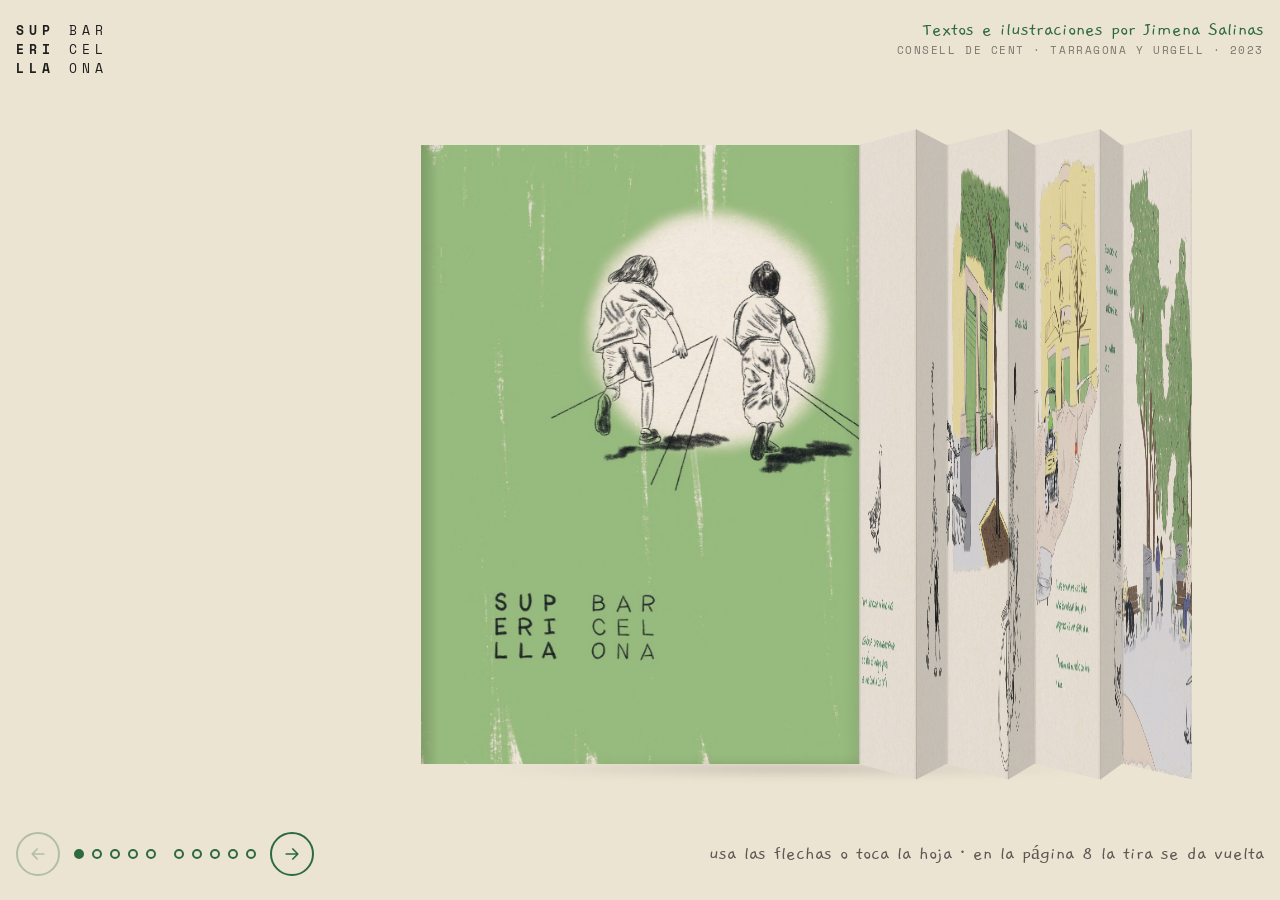
<file: index.html>
<!doctype html>
<html lang="es">
<head>
<meta charset="utf-8">
<meta name="viewport" content="width=device-width, initial-scale=1">
<title>Superilla Barcelona</title>
<link rel="icon" href="favicon.svg" type="image/svg+xml">
<link rel="icon" href="favicon-32.png" type="image/png" sizes="32x32">
<link rel="icon" href="favicon.ico" sizes="48x48">
<link rel="apple-touch-icon" href="apple-touch-icon.png">
<meta name="theme-color" content="#ece4d3">
<meta name="description" content="Fanzine ilustrado de Jimena Salinas sobre Consell de Cent y la Superilla de Barcelona (2023).">
<link rel="preconnect" href="https://fonts.googleapis.com">
<link rel="preconnect" href="https://fonts.gstatic.com" crossorigin>
<link href="https://fonts.googleapis.com/css2?family=Gaegu:wght@400;700&family=Space+Mono:wght@400;700&display=swap" rel="stylesheet">
<style>
  :root {
    --paper: #ece4d3;
    --paper-deep: #e0d6c0;
    --ink: #1e1e1c;
    --green: #97bb80;
    --green-deep: #2d6a3e;
    --hand: "Gaegu", "Segoe Print", "Bradley Hand", cursive;
    --mono: "Space Mono", ui-monospace, Menlo, monospace;
    --gutter: 16px;
  }
  @media (prefers-color-scheme: dark) {
    :root:not([data-theme="light"]) {
      --paper: #22251f;
      --paper-deep: #1a1c17;
      --ink: #ece4d3;
      --green: #97bb80;
      --green-deep: #a9cf92;
    }
  }
  * { box-sizing: border-box; }
  [hidden] { display: none !important; }
  html, body { margin: 0; height: 100%; }
  body {
    background: var(--paper);
    color: var(--ink);
    font-family: var(--hand);
    display: flex;
    flex-direction: column;
    min-height: 100svh;
    overflow-x: hidden;
  }
  header, footer {
    padding: 18px var(--gutter);
    display: flex;
    justify-content: space-between;
    align-items: baseline;
    gap: 12px;
    flex-wrap: wrap;
  }
  .title {
    margin: 0;
    display: block;
    font-family: var(--mono);
    font-weight: 400;
    letter-spacing: .38em;
    font-size: 13px;
    line-height: 1.45;
  }
  .title span:nth-child(odd) { font-weight: 700; }
  /* el título es un botón: lleva a la portada desde cualquier página */
  .home {
    display: grid;
    grid-template-columns: auto auto;
    column-gap: 1.1em;
    padding: 6px 8px;
    margin: -6px -8px;
    border: 0;
    border-radius: 8px;
    background: none;
    color: inherit;
    font: inherit;
    letter-spacing: inherit;
    line-height: inherit;
    text-align: left;
    cursor: pointer;
    transition: color .2s, background .2s;
  }
  .home:hover { color: var(--green-deep); background: color-mix(in srgb, var(--green) 22%, transparent); }
  .home:active { background: color-mix(in srgb, var(--green) 38%, transparent); }
  .home:focus-visible { outline: 2px solid var(--green-deep); outline-offset: 2px; }
  .by {
    display: grid;
    justify-items: end;
    gap: 2px;
    font-size: 20px;
    line-height: 1.2;
    color: var(--green-deep);
  }
  .by small {
    font-family: var(--mono);
    font-size: 11px;
    letter-spacing: .14em;
    text-transform: uppercase;
    color: var(--ink);
    opacity: .55;
  }

  main {
    flex: 1;
    display: flex;
    align-items: center;
    justify-content: center;
    padding: 0 var(--gutter);
  }

  /* El acordeón: paneles articulados en 3D, plegados en zigzag */
  .stage {
    position: relative;
    width: 100%;
    perspective: 9000px;
    perspective-origin: 50% 50%;
  }
  .stage { overflow: hidden; padding-block: 24px; }
  .accordion {
    position: relative;
    height: var(--stage-h, 70vh);
    transform-style: preserve-3d;
  }
  .panel {
    position: absolute;
    left: 0; top: 0;
    margin: 0; padding: 0; border: 0;
    overflow: hidden;
    cursor: pointer;
    background: var(--paper-deep);
    transform-origin: 0 50%;
    will-change: transform;
    -webkit-tap-highlight-color: transparent;
  }
  .panel img {
    display: block;
    height: 100%;
    width: 100%;
    object-fit: cover;
    user-select: none;
    -webkit-user-drag: none;
  }
  .shade {
    position: absolute;
    inset: 0;
    pointer-events: none;
    background: #000;
    opacity: 0;
  }
  .panel::after {
    /* el doblez: línea de luz y sombra junto a la bisagra */
    content: "";
    position: absolute;
    inset: 0;
    pointer-events: none;
    background: linear-gradient(90deg, rgba(0,0,0,.16), rgba(0,0,0,0) 4%, rgba(0,0,0,0) 96%, rgba(0,0,0,.06));
  }
  .flipcard {
    position: absolute;
    left: 0; top: 0;
    transform-style: preserve-3d;
    transform-origin: 50% 50%;
    pointer-events: none;
  }
  .flipcard .face {
    position: absolute;
    inset: 0;
    width: 100%; height: 100%;
    object-fit: cover;
    backface-visibility: hidden;
    -webkit-backface-visibility: hidden;
    box-shadow: 0 10px 24px -14px rgba(0,0,0,.35);
  }
  .flipcard .back { transform: rotateY(180deg); }
  .floor {
    position: absolute;
    left: 0;
    height: 18px;
    /* sombra de contacto suave, apenas debajo del papel */
    background: radial-gradient(closest-side, rgba(0,0,0,.16), rgba(0,0,0,0));
    filter: blur(4px);
    pointer-events: none;
  }
  .panel img { transition: filter .25s; }
  .panel:not([aria-current="true"]):hover img { filter: brightness(1.07); }
  .panel:focus-visible { outline: 3px solid var(--green-deep); outline-offset: -3px; }

  /* controles */
  .controls {
    display: flex;
    align-items: center;
    gap: 14px;
  }
  .arrow {
    display: grid;
    place-items: center;
    padding: 0;
    background: none;
    color: var(--green-deep);
    border: 2px solid var(--green-deep);
    border-radius: 999px;
    width: 44px; height: 44px;
    cursor: pointer;
    transition: background .2s, color .2s, opacity .2s;
  }
  .arrow svg { width: 20px; height: 20px; }
  .arrow:hover:not(:disabled) { background: var(--green-deep); color: var(--paper); }
  .arrow:disabled { opacity: .3; cursor: default; }
  .arrow.turn { background: var(--green-deep); color: var(--paper); }
  /* al terminar: píldora para volver a la portada, en el lugar de la flecha */
  .restart {
    display: inline-flex;
    align-items: center;
    gap: 10px;
    height: 44px;
    padding: 0 20px 0 16px;
    border: 2px solid var(--green-deep);
    border-radius: 999px;
    background: var(--green-deep);
    color: var(--paper);
    font-family: var(--mono);
    font-size: 12px;
    font-weight: 700;
    letter-spacing: .14em;
    text-transform: uppercase;
    white-space: nowrap;
    cursor: pointer;
    transition: background .2s, color .2s, transform .2s;
    animation: restart-in .5s cubic-bezier(.2, .8, .2, 1) both;
  }
  .restart svg { width: 18px; height: 18px; flex: none; transition: transform .4s; }
  .restart:hover { background: var(--paper); color: var(--green-deep); }
  .restart:hover svg { transform: rotate(-90deg); }
  .restart:focus-visible { outline: 2px solid var(--green-deep); outline-offset: 3px; }
  @keyframes restart-in { from { opacity: 0; transform: translateX(-8px); } to { opacity: 1; transform: none; } }
  @media (prefers-reduced-motion: reduce) { .restart, .restart svg { animation: none; transition: none; } }
  .arrow:focus-visible, .dots button:focus-visible { outline: 2px solid var(--green-deep); outline-offset: 3px; }
  .dots { display: flex; gap: 8px; }
  .count { display: none; font-family: var(--mono); font-size: 14px; color: var(--green-deep); min-width: 7ch; text-align: center; }
  .dots button {
    width: 10px; height: 10px; padding: 0;
    border-radius: 50%;
    border: 2px solid var(--green-deep);
    background: none;
    cursor: pointer;
    transition: background .3s, transform .2s;
  }
  .dots button:hover { transform: scale(1.25); }
  .dots button.on { background: var(--green-deep); }
  .dots button.back-start { margin-left: 10px; }   /* separa frente y dorso */
  .hint { font-size: 20px; opacity: .7; }

  footer { justify-content: space-between; align-items: center; padding-bottom: 24px; }

  @media (max-width: 600px) {
    header { padding-top: 14px; }
    .by { justify-items: start; font-size: 17px; }
    .hint { display: none; }
    .dots { display: none; }
    .count { display: block; }
    footer { justify-content: center; }
  }
</style>
</head>
<body>

<header>
  <h1 class="title"><button type="button" class="home" id="home" aria-label="Superilla Barcelona, volver a la portada" title="Volver a la portada"><span aria-hidden="true">SUP</span><span aria-hidden="true">BAR</span><span aria-hidden="true">ERI</span><span aria-hidden="true">CEL</span><span aria-hidden="true">LLA</span><span aria-hidden="true">ONA</span></button></h1>
  <p class="by" style="margin:0">Textos e ilustraciones por Jimena Salinas<small>Consell de Cent · Tarragona y Urgell · 2023</small></p>
</header>

<main>
  <div class="stage"><div class="accordion" id="acc" role="list" aria-label="Fanzine Superilla Barcelona"></div></div>
</main>

<footer>
  <div class="controls">
    <button class="arrow" id="prev" aria-label="Página anterior"><svg viewBox="0 0 24 24" aria-hidden="true"><path d="M19 12H5M11 6l-6 6 6 6" stroke="currentColor" stroke-width="2" fill="none" stroke-linecap="round" stroke-linejoin="round"/></svg></button>
    <div class="dots" id="dots"></div>
    <div class="count" id="count" aria-live="polite"></div>
    <button class="arrow" id="next" aria-label="Página siguiente"><svg viewBox="0 0 24 24" aria-hidden="true"><path d="M5 12h14M13 6l6 6-6 6" stroke="currentColor" stroke-width="2" fill="none" stroke-linecap="round" stroke-linejoin="round"/></svg></button>
    <button class="restart" id="restart" hidden><svg viewBox="0 0 24 24" aria-hidden="true"><path d="M4 12a8 8 0 1 0 2.3-5.7M4 4v5h5" stroke="currentColor" stroke-width="2" fill="none" stroke-linecap="round" stroke-linejoin="round"/></svg>Volver al inicio</button>
  </div>
  <div class="hint">usa las flechas o toca la hoja · en la página 8 la tira se da vuelta</div>
</footer>

<script>
  const pages = [
    { src: "img/p1.jpg", alt: "Portada: dos niñas corriendo dentro de un círculo de luz sobre fondo verde. Título: Superilla Barcelona." },
    { src: "img/p2.jpg", alt: "Una paloma caminando. Textos e ilustraciones por Jimena Salinas. Las imágenes y conversaciones corresponden a la altura de Tarragona y Urgell de Carrer Consell de Cent (2023).", spread: "a" },
    { src: "img/p3.jpg", alt: "Una persona haciendo una voltereta lateral sobre fondo crema.", spread: "a" },
    { src: "img/p4.jpg", alt: "Una planta baja de fachada amarilla con puertas verdes, un árbol y bicicletas aparcadas.", spread: "b" },
    { src: "img/p5.jpg", alt: "Un hombre en bicicleta. Texto: «Migré a Barcelona en setiembre 2022. Nuestro primer (y hasta ahora único) piso quedaba en Consell de Cent, en una planta baja. Antes era una lavandería y luego un bar. La dueña dice que de niña vivió ahí.»", spread: "b" },
    { src: "img/p6.jpg", alt: "Una mini excavadora amarilla con un obrero de chaleco verde avanza sobre un montón de tierra, entre vallas y un cono naranja, frente a edificios amarillos. Texto: «En ese entonces, me sentía dividida entre dos realidades. Lima, que se despertaba seis horas después de mí… Y Barcelona que me recibía con obras y ruido.»", spread: "c" },
    { src: "img/p7.jpg", alt: "Un auto pequeño dibujado a lápiz, cortado por el borde derecho. Texto: «Las remodelaciones comenzaron la semana después de ingresar al piso. La Superilla de Consell de Cent era una visión de una ciudad más verde, inclusiva y peatonal. Sabíamos que tardaría hasta ver el resultado final.»", spread: "c" },
    { src: "img/p8.jpg", alt: "Una plaza con árboles frondosos, bancos de madera y papeleras. Una pareja camina de espaldas, una mujer mayor con un carrito y un hombre descansan en los bancos." },
    { src: "img/p9.jpg", alt: "Una niña camina en equilibrio sobre troncos cortados. Texto: «Cuando conocí sobre el proyecto de la Superilla sentí que era cómo la naturaleza intentaba resistirse al concreto de la ciudad. Su aspecto rústico, los árboles sinuosos, algunos pequeños, otros más grandes, la mobiliaria de madera.»" },
    { src: "img/p10.jpg", alt: "Macetas pequeñas con plantas y un árbol joven atado a tutores. Texto: «Los árboles los trajeron en diminutas macetas. “Vi cómo venían a robárselas antes de haberlas instalado”, me dijo una señora con quien pude conversar.»", spread: "e" },
    { src: "img/p11.jpg", alt: "Unos pies con pantalón verde y zapatos marrones caminan sobre losetas hexagonales con la flor de Barcelona. Texto: «También las locetas dieron mucho de qué hablar. “Yo tengo una loceta antigua en mi sala. Me la llevé durante la remodelación. Es como un trofeo.”»", spread: "e" },
    { src: "img/p12.jpg", alt: "Recorte de periódico dibujado. Quejas vecinales: «Clamor de vecinos y tiendas de Consell de Cent por la sentencia contra la Superilla: “No más obras”». Un hombre sentado en un banco y dos personas con un perro caminan por la calle arbolada.", spread: "f" },
    { src: "img/p13.jpg", alt: "Un hombre lee un periódico. Texto: «Hace poco salió una noticia que quieren derribar el proyecto de la Superilla. En un par de años, tras ruido, obras y presupuesto, algunos quieren que vuelva a ser la avenida con vehículos que era.»", spread: "f" },
    { src: "img/p14.jpg", alt: "Dos personas sentadas en bancos de madera entre árboles jóvenes. Texto: «Camino un rato por Consell de Cent y veo…»", spread: "g" },
    { src: "img/p15.jpg", alt: "Un galgo con arnés y dos palomas sobre un suelo de adoquines. Texto: «Somos naturaleza defendiéndose.»", spread: "g" },
    { src: "img/p16.jpg", alt: "Contraportada: una paloma en pleno vuelo dentro de un círculo de luz sobre fondo verde." },
  ];
  const RATIO = 1414 / 2000;
  const FOLD_DESKTOP = 0.1, FOLD_MOBILE = 0.2;   // ancho de un panel plegado respecto a uno abierto (cos del ángulo)
  let FOLD = FOLD_DESKTOP, ALPHA = Math.acos(FOLD);
  const DURATION = 650, FLIP = 800;
  const SIDE = 8;                                  // la tira tiene 8 paneles impresos por los dos lados
  const sideOf = i => (i < SIDE ? 0 : 1);
  const reduced = matchMedia("(prefers-reduced-motion: reduce)").matches;

  const acc = document.getElementById("acc");
  const dots = document.getElementById("dots");
  const prev = document.getElementById("prev");
  const next = document.getElementById("next");
  const count = document.getElementById("count");
  const restart = document.getElementById("restart");
  restart.addEventListener("click", () => go(0));
  document.getElementById("home").addEventListener("click", () => go(0));
  const svg = d => `<svg viewBox="0 0 24 24" aria-hidden="true"><path d="${d}" stroke="currentColor" stroke-width="2" fill="none" stroke-linecap="round" stroke-linejoin="round"/></svg>`;
  const ICON_NEXT = svg("M5 12h14M13 6l6 6-6 6");
  const ICON_PREV = svg("M19 12H5M11 6l-6 6 6 6");
  const ICON_TURN = svg("M20 12a8 8 0 1 1-2.3-5.7M20 4v5h-5");        // dar la vuelta
  const ICON_TURN_BACK = svg("M4 12a8 8 0 1 0 2.3-5.7M4 4v5h5");

  // En pantalla ancha cada doble página se abre junta; en móvil, una página a la vez.
  let units = [], unitOf = [], mobile = false, current = 0;
  function buildUnits() {
    units = [];
    pages.forEach((p, i) => {
      const last = units[units.length - 1];
      if (!mobile && p.spread && last && last.spread === p.spread) last.idx.push(i);
      else units.push({ spread: p.spread, idx: [i] });
    });
    unitOf = pages.map((_, i) => units.findIndex(u => u.idx.includes(i)));
    dots.innerHTML = "";
    units.forEach((u, i) => {
      const d = document.createElement("button");
      const ix = u.idx.map(n => n + 1);
      d.setAttribute("aria-label", `Ir a ${ix.length > 1 ? "páginas " + ix.join(" y ") : "página " + ix[0]}`);
      if (i > 0 && sideOf(u.idx[0]) !== sideOf(units[i - 1].idx[0])) d.className = "back-start";
      d.addEventListener("click", () => go(i));
      dots.appendChild(d);
    });
  }

  const panels = pages.map((p, i) => {
    const el = document.createElement("button");
    el.className = "panel";
    el.setAttribute("role", "listitem");
    el.setAttribute("aria-label", `Página ${i + 1} de ${pages.length}`);
    el.innerHTML = `<img src="${p.src}" alt="${p.alt}" draggable="false" decoding="async"><span class="shade"></span>`;
    el.addEventListener("click", () => {
      const open = units[current].idx;
      if (!open.includes(i)) return go(unitOf[i]);
      // hoja abierta: la página izquierda de una doble retrocede, el resto avanza
      step(open.length > 1 && i === open[0] ? -1 : 1);
    });
    acc.appendChild(el);
    return { el, shade: el.lastElementChild, a: ALPHA, from: ALPHA, to: ALPHA };
  });
  // Al cambiar de cara, la tira se cierra sobre el panel 8/9 y ese panel se da vuelta.
  const card = document.createElement("div");
  card.className = "flipcard";
  card.hidden = true;
  card.innerHTML = `<img class="face" alt="" draggable="false"><img class="face back" alt="" draggable="false">`;
  acc.appendChild(card);
  const floor = document.createElement("div");
  floor.className = "floor";
  acc.appendChild(floor);

  let side = 0, anchor = [0];                      // cara visible y páginas que se centran
  let pw = 300, pwTo = 300, boxH = 400, avail = 600;
  const ease = t => (t < .5 ? 4 * t * t * t : 1 - Math.pow(-2 * t + 2, 3) / 2);
  const onSide = s => panels.slice(s * SIDE, s * SIDE + SIDE);

  function showSide(s) {
    side = s;
    panels.forEach((p, i) => { p.el.hidden = sideOf(i) !== s; });
  }

  // Posiciona los paneles de la cara visible: giro alrededor de la bisagra izquierda, zigzag alternado.
  function layout() {
    const list = onSide(side), base = side * SIDE;
    let x = 0, z = 0, zOpen = 0;
    const pos = list.map((p, k) => {
      const phi = (k % 2 === 0 ? 1 : -1) * p.a;
      const r = { x, z, phi };
      if (base + k === anchor[0]) zOpen = z;
      x += pw * Math.cos(phi);
      z -= pw * Math.sin(phi);
      return r;
    });
    const total = x;
    const a0 = Math.max(0, anchor[0] - base);
    // la hoja abierta siempre al centro: al avanzar, la tira se desliza hacia la izquierda
    const x0 = avail / 2 - (pos[a0].x + (pw * anchor.length) / 2);
    // la hoja siempre centrada en una caja de alto fijo: los controles no se mueven
    const ph = pw / RATIO, top = (boxH - ph) / 2;
    return { list, pos, total, x0, zOpen, ph, top };
  }
  function draw() {
    const { list, pos, total, x0, zOpen, ph, top } = layout();
    list.forEach((p, k) => {
      const r = pos[k];
      p.el.style.width = pw + "px";
      p.el.style.height = ph + "px";
      p.el.style.top = top + "px";
      p.el.style.transform = `translate3d(${(x0 + r.x).toFixed(2)}px,0,${(r.z - zOpen).toFixed(2)}px) rotateY(${(r.phi * 180 / Math.PI).toFixed(3)}deg)`;
      // las caras inclinadas hacia un lado reciben menos luz
      p.shade.style.opacity = ((r.phi > 0 ? .18 : .05) * (p.a / ALPHA)).toFixed(3);
    });
    floor.style.transform = `translateX(${x0 + total * .08}px)`;
    floor.style.width = total * .84 + "px";
    floor.style.top = top + ph - 4 + "px";
  }

  // Interpola de 0 a 1; si el navegador pausa la animación, igual llega al final.
  let tweenId = 0, raf = 0;
  function tween(dur, step) {
    const my = ++tweenId;
    cancelAnimationFrame(raf);
    if (reduced || document.hidden) { step(1); return Promise.resolve(); }
    return new Promise(resolve => {
      const t0 = performance.now();
      let done = false;
      const end = () => {
        if (done) return;
        done = true;
        if (my === tweenId) { cancelAnimationFrame(raf); raf = 0; step(1); }
        resolve();
      };
      const f = () => {
        if (my !== tweenId) return end();
        const t = Math.max(0, Math.min(1, (performance.now() - t0) / dur));
        step(ease(t));
        if (t < 1) raf = requestAnimationFrame(f); else end();
      };
      raf = requestAnimationFrame(f);
      setTimeout(end, dur + 250);
    });
  }

  // Pliega o despliega la cara visible hacia un estado y un tamaño de hoja.
  function fold(openIdx, size, dur) {
    const list = onSide(side), base = side * SIDE;
    list.forEach((p, k) => { p.from = p.a; p.to = openIdx.includes(base + k) ? 0 : ALPHA; });
    const pwFrom = pw;
    return tween(dur, e => {
      list.forEach(p => { p.a = p.from + (p.to - p.from) * e; });
      pw = pwFrom + (size - pwFrom) * e;
      draw();
    });
  }

  function updateUI() {
    const open = units[current].idx;
    panels.forEach((p, i) => p.el.setAttribute("aria-current", open.includes(i) ? "true" : "false"));
    [...dots.children].forEach((d, i) => {
      d.classList.toggle("on", i === current);
      d.setAttribute("aria-current", i === current ? "true" : "false");
    });
    const ix = open.map(n => n + 1);
    count.textContent = `${ix.length > 1 ? ix[0] + "–" + ix[1] : ix[0]} / ${pages.length}`;
    prev.disabled = current === 0;
    const end = current === units.length - 1;
    next.disabled = end;
    next.hidden = end;
    restart.hidden = !end;
    const turns = current + 1 < units.length && sideOf(units[current + 1].idx[0]) !== sideOf(open[0]);
    next.setAttribute("aria-label", turns ? "Dar la vuelta a la tira" : "Página siguiente");
    next.innerHTML = turns ? ICON_TURN : ICON_NEXT;
    next.classList.toggle("turn", turns);
    const back = current > 0 && sideOf(units[current - 1].idx[0]) !== sideOf(open[0]);
    prev.setAttribute("aria-label", back ? "Volver a dar la vuelta" : "Página anterior");
    prev.innerHTML = back ? ICON_TURN_BACK : ICON_PREV;
    try { history.replaceState(null, "", "#" + (open[0] + 1)); } catch (e) { /* file:// no lo permite */ }
  }

  let nav = 0, flipping = false, queued = null;
  async function go(i) {
    if (flipping) { queued = i; return; }          // mientras se da vuelta, el clic se guarda para después
    const target = Math.max(0, Math.min(units.length - 1, i));
    const from = units[current].idx;
    current = target;
    const my = ++nav;
    updateUI();
    measure();
    const open = units[target].idx;
    if (sideOf(open[0]) === side) {
      anchor = open;
      await fold(open, pwTo, DURATION);
      return;
    }
    // Cambio de cara: la tira se cierra sobre el panel del borde (8 en el frente, 9 en el dorso),
    // ese panel se da vuelta y la otra cara se despliega desde él.
    flipping = true;
    const to = sideOf(open[0]);
    const edgeFrom = side === 0 ? SIDE - 1 : SIDE, edgeTo = to === 0 ? SIDE - 1 : SIDE;
    const single = sizeFor(1);
    anchor = [edgeFrom];
    await fold([edgeFrom], single, 420);
    const others = l => onSide(l).filter(p => p !== panels[edgeFrom] && p !== panels[edgeTo]);
    await tween(160, e => others(side).forEach(p => { p.el.style.opacity = 1 - e; }));
    // dónde queda el panel antes y después de dar la vuelta
    const at = (s0, edge) => {
      const keep = side;
      side = s0; anchor = [edge];
      onSide(s0).forEach((p, k) => { p.a = s0 * SIDE + k === edge ? 0 : ALPHA; });
      const L = layout();
      side = keep;
      return { x: L.x0 + L.pos[edge - s0 * SIDE].x, top: L.top };
    };
    const A = at(side, edgeFrom), B = at(to, edgeTo);
    const dir = to > side ? 1 : -1;
    const [fA, fB] = card.children;
    fA.src = pages[edgeFrom].src;
    fB.src = pages[edgeTo].src;
    Object.assign(card.style, { width: pw + "px", height: pw / RATIO + "px", top: A.top + "px" });
    card.hidden = false;
    panels[edgeFrom].el.style.opacity = 0;
    await tween(FLIP, e => {
      card.style.transform = `translate3d(${(A.x + (B.x - A.x) * e).toFixed(2)}px,0,${(Math.sin(Math.PI * e) * pw * .25).toFixed(1)}px) rotateY(${(-180 * dir * e).toFixed(2)}deg)`;
    });
    panels[edgeFrom].el.style.opacity = "";
    showSide(to);
    anchor = [edgeTo];
    onSide(to).forEach((p, k) => { p.a = to * SIDE + k === edgeTo ? 0 : ALPHA; });
    others(to).forEach(p => { p.el.style.opacity = 0; });
    draw();
    card.hidden = true;
    await tween(160, e => others(to).forEach(p => { p.el.style.opacity = e; }));
    others(to).forEach(p => { p.el.style.opacity = ""; });
    flipping = false;
    anchor = open;
    if (queued !== null) { const q = queued; queued = null; return go(q); }
    if (my !== nav) return;
    await fold(open, pwTo, DURATION);
  }
  function step(dir) { go((flipping && queued !== null ? queued : current) + dir); }

  function measure() {
    const vw = document.documentElement.clientWidth;
    if (vw < 120 || window.innerHeight < 160) return false;   // el visor aún no le dio tamaño a la página
    const wasMobile = mobile;
    avail = vw - 32;
    mobile = avail < 640;
    if (mobile !== wasMobile || !units.length) {
      const page = units.length ? units[current].idx[0] : 0;
      FOLD = mobile ? FOLD_MOBILE : FOLD_DESKTOP;
      ALPHA = Math.acos(FOLD);
      buildUnits();
      current = unitOf[page];
      anchor = units[current].idx;
      panels.forEach(p => { p.a = ALPHA; });
      onSide(side).forEach((p, k) => { if (anchor.includes(side * SIDE + k)) p.a = 0; });
      updateUI();
    }
    // alto disponible entre el encabezado y los controles
    const chrome = document.querySelector("header").offsetHeight + document.querySelector("footer").offsetHeight + 56;
    boxH = Math.max(260, window.innerHeight - chrome);
    pwTo = sizeFor(units[current].idx.length);
    acc.style.setProperty("--stage-h", boxH + "px");
    return true;
  }
  function sizeFor(open) {
    const closed = SIDE - open;
    // los paneles más cercanos crecen un poco con la perspectiva: se deja margen
    const hPage = boxH * 0.94;
    return mobile
      ? Math.min(hPage * RATIO, avail * 0.92)
      : Math.min(hPage * RATIO, (avail * 0.94) / (open + 2 * closed * FOLD));   // cabe aunque todo lo plegado quede de un lado
  }

  prev.addEventListener("click", () => step(-1));
  next.addEventListener("click", () => step(1));
  addEventListener("keydown", e => {
    if (e.key === "ArrowRight") step(1);
    if (e.key === "ArrowLeft") step(-1);
    if (e.key === "Home") go(0);
  });
  addEventListener("resize", () => {
    if (!units.length || flipping || !measure()) return;
    tweenId++; cancelAnimationFrame(raf);
    const open = units[current].idx;
    anchor = open;
    onSide(side).forEach((p, k) => { p.a = open.includes(side * SIDE + k) ? 0 : ALPHA; });
    pw = pwTo;
    draw();
  });

  // swipe en móvil
  let tx = null;
  acc.addEventListener("touchstart", e => { tx = e.touches[0].clientX; }, { passive: true });
  acc.addEventListener("touchend", e => {
    if (tx === null) return;
    const dx = e.changedTouches[0].clientX - tx;
    if (Math.abs(dx) > 50) step(dx < 0 ? 1 : -1);
    tx = null;
  });

  const start = parseInt(location.hash.slice(1), 10);
  mobile = null;
  function boot() {
    // espera a que el visor le dé tamaño a la página
    if (!measure()) { setTimeout(boot, 100); return; }
    if (start >= 1 && start <= pages.length) current = unitOf[start - 1];
    showSide(sideOf(units[current].idx[0]));
    measure();
    updateUI();
    // apertura: la tira empieza plegada y se despliega una vez
    anchor = units[current].idx;
    panels.forEach(p => { p.a = ALPHA; });
    pw = pwTo;
    draw();
    setTimeout(() => fold(units[current].idx, pwTo, DURATION), reduced ? 0 : 350);
  }
  boot();
</script>
</body>
</html>
</file>
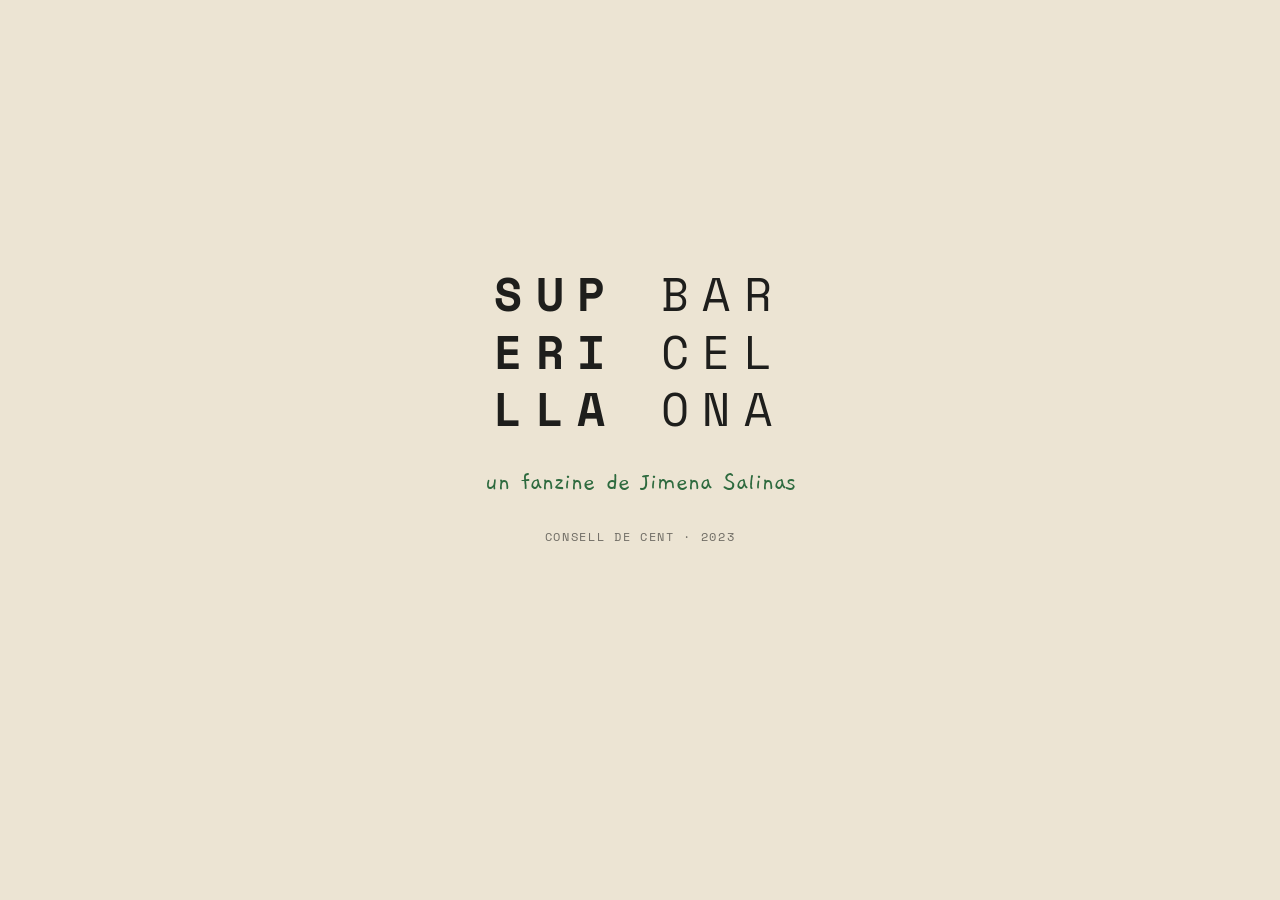
<file: reel/index.html>
<!doctype html>
<html lang="es">
<head>
<meta charset="utf-8">
<meta name="viewport" content="width=device-width, initial-scale=1">
<title>Superilla Barcelona</title>
<meta name="description" content="Fanzine ilustrado de Jimena Salinas sobre Consell de Cent y la Superilla de Barcelona (2023).">
<link rel="preconnect" href="https://fonts.googleapis.com">
<link rel="preconnect" href="https://fonts.gstatic.com" crossorigin>
<link href="fonts/local.css" rel="stylesheet">
<style>
  :root {
    --paper: #ece4d3;
    --paper-deep: #e0d6c0;
    --ink: #1e1e1c;
    --green: #97bb80;
    --green-deep: #2d6a3e;
    --hand: "Gaegu", "Segoe Print", "Bradley Hand", cursive;
    --mono: "Space Mono", ui-monospace, Menlo, monospace;
    --gutter: 16px;
  }
  @media (prefers-color-scheme: dark) {
    :root:not([data-theme="light"]) {
      --paper: #22251f;
      --paper-deep: #1a1c17;
      --ink: #ece4d3;
      --green: #97bb80;
      --green-deep: #a9cf92;
    }
  }
  * { box-sizing: border-box; }
  html, body { margin: 0; height: 100%; }
  body {
    background: var(--paper);
    color: var(--ink);
    font-family: var(--hand);
    display: flex;
    flex-direction: column;
    min-height: 100svh;
    overflow-x: hidden;
  }
  header, footer {
    padding: 18px var(--gutter);
    display: flex;
    justify-content: space-between;
    align-items: baseline;
    gap: 12px;
    flex-wrap: wrap;
  }
  .title {
    margin: 0;
    display: grid;
    grid-template-columns: auto auto;
    column-gap: 1.1em;
    font-family: var(--mono);
    font-weight: 400;
    letter-spacing: .38em;
    font-size: 13px;
    line-height: 1.45;
  }
  .title span:nth-child(odd) { font-weight: 700; }
  .by {
    display: grid;
    justify-items: end;
    gap: 2px;
    font-size: 20px;
    line-height: 1.2;
    color: var(--green-deep);
  }
  .by small {
    font-family: var(--mono);
    font-size: 11px;
    letter-spacing: .14em;
    text-transform: uppercase;
    color: var(--ink);
    opacity: .55;
  }

  main {
    flex: 1;
    display: flex;
    align-items: center;
    justify-content: center;
    padding: 0 var(--gutter);
  }

  /* El acordeón: paneles articulados en 3D, plegados en zigzag */
  .stage {
    position: relative;
    width: 100%;
    perspective: 9000px;
    perspective-origin: 50% 50%;
  }
  .stage { overflow: hidden; padding-block: 24px; }
  .accordion {
    position: relative;
    height: var(--stage-h, 70vh);
    transform-style: preserve-3d;
  }
  .panel {
    position: absolute;
    left: 0; top: 0;
    margin: 0; padding: 0; border: 0;
    overflow: hidden;
    cursor: pointer;
    background: var(--paper-deep);
    transform-origin: 0 50%;
    will-change: transform;
    -webkit-tap-highlight-color: transparent;
  }
  .panel img {
    display: block;
    height: 100%;
    width: 100%;
    object-fit: cover;
    user-select: none;
    -webkit-user-drag: none;
  }
  .shade {
    position: absolute;
    inset: 0;
    pointer-events: none;
    background: #000;
    opacity: 0;
  }
  .panel::after {
    /* el doblez: línea de luz y sombra junto a la bisagra */
    content: "";
    position: absolute;
    inset: 0;
    pointer-events: none;
    background: linear-gradient(90deg, rgba(0,0,0,.16), rgba(0,0,0,0) 4%, rgba(0,0,0,0) 96%, rgba(0,0,0,.06));
  }
  .flipcard {
    position: absolute;
    left: 0; top: 0;
    transform-style: preserve-3d;
    transform-origin: 50% 50%;
    pointer-events: none;
  }
  .flipcard .face {
    position: absolute;
    inset: 0;
    width: 100%; height: 100%;
    object-fit: cover;
    backface-visibility: hidden;
    -webkit-backface-visibility: hidden;
    box-shadow: 0 10px 24px -14px rgba(0,0,0,.35);
  }
  .flipcard .back { transform: rotateY(180deg); }
  .floor {
    position: absolute;
    left: 0;
    height: 18px;
    /* sombra de contacto suave, apenas debajo del papel */
    background: radial-gradient(closest-side, rgba(0,0,0,.16), rgba(0,0,0,0));
    filter: blur(4px);
    pointer-events: none;
  }
  .panel img { transition: filter .25s; }
  .panel:not([aria-current="true"]):hover img { filter: brightness(1.07); }
  .panel:focus-visible { outline: 3px solid var(--green-deep); outline-offset: -3px; }

  /* controles */
  .controls {
    display: flex;
    align-items: center;
    gap: 14px;
  }
  .arrow {
    display: grid;
    place-items: center;
    padding: 0;
    background: none;
    color: var(--green-deep);
    border: 2px solid var(--green-deep);
    border-radius: 999px;
    width: 44px; height: 44px;
    cursor: pointer;
    transition: background .2s, color .2s, opacity .2s;
  }
  .arrow svg { width: 20px; height: 20px; }
  .arrow:hover:not(:disabled) { background: var(--green-deep); color: var(--paper); }
  .arrow:disabled { opacity: .3; cursor: default; }
  .arrow.turn { background: var(--green-deep); color: var(--paper); }
  .arrow:focus-visible, .dots button:focus-visible { outline: 2px solid var(--green-deep); outline-offset: 3px; }
  .dots { display: flex; gap: 8px; }
  .count { display: none; font-family: var(--mono); font-size: 14px; color: var(--green-deep); min-width: 7ch; text-align: center; }
  .dots button {
    width: 10px; height: 10px; padding: 0;
    border-radius: 50%;
    border: 2px solid var(--green-deep);
    background: none;
    cursor: pointer;
    transition: background .3s, transform .2s;
  }
  .dots button:hover { transform: scale(1.25); }
  .dots button.on { background: var(--green-deep); }
  .dots button.back-start { margin-left: 10px; }   /* separa frente y dorso */
  .hint { font-size: 20px; opacity: .7; }

  footer { justify-content: space-between; align-items: center; padding-bottom: 24px; }

  @media (max-width: 600px) {
    header { padding-top: 14px; }
    .by { justify-items: start; font-size: 17px; }
    .hint { display: none; }
    .dots { display: none; }
    .count { display: block; }
    footer { justify-content: center; }
  }
  /* --- reel 9:16 --- */
  /* Zona segura 1080×1920 (1 px de CSS = 2,5 px): arriba y abajo quedan libres para la interfaz de TikTok e Instagram. */
  header { padding: 112px 32px 4px; flex: none; }
  footer { visibility: hidden; height: 140px; padding: 0; flex: none; }
  .by small { display: none; }
  .by { font-size: 19px; }
  .overlay {
    position: fixed; inset: 0; z-index: 10;
    display: grid; place-content: center; justify-items: center; gap: 28px;
    background: var(--paper); text-align: center; padding: 0 56px 90px;
  }
  .overlay .big {
    display: grid; grid-template-columns: auto auto; column-gap: .9em;
    font-family: var(--mono); font-size: 46px; letter-spacing: .3em; line-height: 1.25;
  }
  .overlay .big span:nth-child(odd) { font-weight: 700; }
  .overlay p { margin: 0; font-size: 26px; line-height: 1.3; color: var(--green-deep); }
  .overlay small { font-family: var(--mono); font-size: 12px; letter-spacing: .14em; text-transform: uppercase; opacity: .6; }
  .overlay .url { white-space: nowrap; font-family: var(--mono); font-size: 11.5px; letter-spacing: 0; color: var(--ink); opacity: .85; }
  /* variante ?gancho: titular desde el primer cuadro y portada ya abierta */
  .hook { position: fixed; z-index: 6; top: 112px; left: 32px; right: 32px; font: 700 34px/1.04 var(--hand); color: var(--ink); opacity: 0; pointer-events: none; }
  .hook em { display: block; font-style: normal; color: var(--green-deep); }
  .gancho .hook { opacity: 1; }
  .gancho header { opacity: 0; }
</style>
<script>if (location.search.includes("gancho")) document.documentElement.classList.add("gancho");</script>
</head>
<body>

<header>
  <h1 class="title" aria-label="Superilla Barcelona"><span aria-hidden="true">SUP</span><span aria-hidden="true">BAR</span><span aria-hidden="true">ERI</span><span aria-hidden="true">CEL</span><span aria-hidden="true">LLA</span><span aria-hidden="true">ONA</span></h1>
  <p class="by" style="margin:0">Textos e ilustraciones por Jimena Salinas<small>Consell de Cent · Tarragona y Urgell · 2023</small></p>
</header>

<main>
  <div class="stage"><div class="accordion" id="acc" role="list" aria-label="Fanzine Superilla Barcelona"></div></div>
</main>

<footer>
  <div class="controls">
    <button class="arrow" id="prev" aria-label="Página anterior"><svg viewBox="0 0 24 24" aria-hidden="true"><path d="M19 12H5M11 6l-6 6 6 6" stroke="currentColor" stroke-width="2" fill="none" stroke-linecap="round" stroke-linejoin="round"/></svg></button>
    <div class="dots" id="dots"></div>
    <div class="count" id="count" aria-live="polite"></div>
    <button class="arrow" id="next" aria-label="Página siguiente"><svg viewBox="0 0 24 24" aria-hidden="true"><path d="M5 12h14M13 6l6 6-6 6" stroke="currentColor" stroke-width="2" fill="none" stroke-linecap="round" stroke-linejoin="round"/></svg></button>
  </div>
  <div class="hint">usa las flechas o toca la hoja · en la página 8 la tira se da vuelta</div>
</footer>

<script>
  const pages = [
    { src: "../img/p1.jpg", alt: "Portada: dos niñas corriendo dentro de un círculo de luz sobre fondo verde. Título: Superilla Barcelona." },
    { src: "../img/p2.jpg", alt: "Una paloma caminando. Textos e ilustraciones por Jimena Salinas. Las imágenes y conversaciones corresponden a la altura de Tarragona y Urgell de Carrer Consell de Cent (2023).", spread: "a" },
    { src: "../img/p3.jpg", alt: "Una persona haciendo una voltereta lateral sobre fondo crema.", spread: "a" },
    { src: "../img/p4.jpg", alt: "Una planta baja de fachada amarilla con puertas verdes, un árbol y bicicletas aparcadas.", spread: "b" },
    { src: "../img/p5.jpg", alt: "Un hombre en bicicleta. Texto: «Migré a Barcelona en setiembre 2022. Nuestro primer (y hasta ahora único) piso quedaba en Consell de Cent, en una planta baja. Antes era una lavandería y luego un bar. La dueña dice que de niña vivió ahí.»", spread: "b" },
    { src: "../img/p6.jpg", alt: "Una mini excavadora amarilla con un obrero de chaleco verde avanza sobre un montón de tierra, entre vallas y un cono naranja, frente a edificios amarillos. Texto: «En ese entonces, me sentía dividida entre dos realidades. Lima, que se despertaba seis horas después de mí… Y Barcelona que me recibía con obras y ruido.»", spread: "c" },
    { src: "../img/p7.jpg", alt: "Un auto pequeño dibujado a lápiz, cortado por el borde derecho. Texto: «Las remodelaciones comenzaron la semana después de ingresar al piso. La Superilla de Consell de Cent era una visión de una ciudad más verde, inclusiva y peatonal. Sabíamos que tardaría hasta ver el resultado final.»", spread: "c" },
    { src: "../img/p8.jpg", alt: "Una plaza con árboles frondosos, bancos de madera y papeleras. Una pareja camina de espaldas, una mujer mayor con un carrito y un hombre descansan en los bancos." },
    { src: "../img/p9.jpg", alt: "Una niña camina en equilibrio sobre troncos cortados. Texto: «Cuando conocí sobre el proyecto de la Superilla sentí que era cómo la naturaleza intentaba resistirse al concreto de la ciudad. Su aspecto rústico, los árboles sinuosos, algunos pequeños, otros más grandes, la mobiliaria de madera.»" },
    { src: "../img/p10.jpg", alt: "Macetas pequeñas con plantas y un árbol joven atado a tutores. Texto: «Los árboles los trajeron en diminutas macetas. “Vi cómo venían a robárselas antes de haberlas instalado”, me dijo una señora con quien pude conversar.»", spread: "e" },
    { src: "../img/p11.jpg", alt: "Unos pies con pantalón verde y zapatos marrones caminan sobre losetas hexagonales con la flor de Barcelona. Texto: «También las locetas dieron mucho de qué hablar. “Yo tengo una loceta antigua en mi sala. Me la llevé durante la remodelación. Es como un trofeo.”»", spread: "e" },
    { src: "../img/p12.jpg", alt: "Recorte de periódico dibujado. Quejas vecinales: «Clamor de vecinos y tiendas de Consell de Cent por la sentencia contra la Superilla: “No más obras”». Un hombre sentado en un banco y dos personas con un perro caminan por la calle arbolada.", spread: "f" },
    { src: "../img/p13.jpg", alt: "Un hombre lee un periódico. Texto: «Hace poco salió una noticia que quieren derribar el proyecto de la Superilla. En un par de años, tras ruido, obras y presupuesto, algunos quieren que vuelva a ser la avenida con vehículos que era.»", spread: "f" },
    { src: "../img/p14.jpg", alt: "Dos personas sentadas en bancos de madera entre árboles jóvenes. Texto: «Camino un rato por Consell de Cent y veo…»", spread: "g" },
    { src: "../img/p15.jpg", alt: "Un galgo con arnés y dos palomas sobre un suelo de adoquines. Texto: «Somos naturaleza defendiéndose.»", spread: "g" },
    { src: "../img/p16.jpg", alt: "Contraportada: una paloma en pleno vuelo dentro de un círculo de luz sobre fondo verde." },
  ];
  const RATIO = 1414 / 2000;
  const FOLD_DESKTOP = 0.1, FOLD_MOBILE = 0.2;   // ancho de un panel plegado respecto a uno abierto (cos del ángulo)
  let FOLD = FOLD_DESKTOP, ALPHA = Math.acos(FOLD);
  const DURATION = 650, FLIP = 800;
  const SIDE = 8;                                  // la tira tiene 8 paneles impresos por los dos lados
  const sideOf = i => (i < SIDE ? 0 : 1);
  const reduced = matchMedia("(prefers-reduced-motion: reduce)").matches;

  const acc = document.getElementById("acc");
  const dots = document.getElementById("dots");
  const prev = document.getElementById("prev");
  const next = document.getElementById("next");
  const count = document.getElementById("count");
  const svg = d => `<svg viewBox="0 0 24 24" aria-hidden="true"><path d="${d}" stroke="currentColor" stroke-width="2" fill="none" stroke-linecap="round" stroke-linejoin="round"/></svg>`;
  const ICON_NEXT = svg("M5 12h14M13 6l6 6-6 6");
  const ICON_PREV = svg("M19 12H5M11 6l-6 6 6 6");
  const ICON_TURN = svg("M20 12a8 8 0 1 1-2.3-5.7M20 4v5h-5");        // dar la vuelta
  const ICON_TURN_BACK = svg("M4 12a8 8 0 1 0 2.3-5.7M4 4v5h5");

  // En pantalla ancha cada doble página se abre junta; en móvil, una página a la vez.
  let units = [], unitOf = [], mobile = false, current = 0;
  function buildUnits() {
    units = [];
    pages.forEach((p, i) => {
      const last = units[units.length - 1];
      if (!mobile && p.spread && last && last.spread === p.spread) last.idx.push(i);
      else units.push({ spread: p.spread, idx: [i] });
    });
    unitOf = pages.map((_, i) => units.findIndex(u => u.idx.includes(i)));
    dots.innerHTML = "";
    units.forEach((u, i) => {
      const d = document.createElement("button");
      const ix = u.idx.map(n => n + 1);
      d.setAttribute("aria-label", `Ir a ${ix.length > 1 ? "páginas " + ix.join(" y ") : "página " + ix[0]}`);
      if (i > 0 && sideOf(u.idx[0]) !== sideOf(units[i - 1].idx[0])) d.className = "back-start";
      d.addEventListener("click", () => go(i));
      dots.appendChild(d);
    });
  }

  const panels = pages.map((p, i) => {
    const el = document.createElement("button");
    el.className = "panel";
    el.setAttribute("role", "listitem");
    el.setAttribute("aria-label", `Página ${i + 1} de ${pages.length}`);
    el.innerHTML = `<img src="${p.src}" alt="${p.alt}" draggable="false" decoding="async"><span class="shade"></span>`;
    el.addEventListener("click", () => {
      const open = units[current].idx;
      if (!open.includes(i)) return go(unitOf[i]);
      // hoja abierta: la página izquierda de una doble retrocede, el resto avanza
      step(open.length > 1 && i === open[0] ? -1 : 1);
    });
    acc.appendChild(el);
    return { el, shade: el.lastElementChild, a: ALPHA, from: ALPHA, to: ALPHA };
  });
  // Al cambiar de cara, la tira se cierra sobre el panel 8/9 y ese panel se da vuelta.
  const card = document.createElement("div");
  card.className = "flipcard";
  card.hidden = true;
  card.innerHTML = `<img class="face" alt="" draggable="false"><img class="face back" alt="" draggable="false">`;
  acc.appendChild(card);
  const floor = document.createElement("div");
  floor.className = "floor";
  acc.appendChild(floor);

  let side = 0, anchor = [0];                      // cara visible y páginas que se centran
  let pw = 300, pwTo = 300, boxH = 400, avail = 600;
  const ease = t => (t < .5 ? 4 * t * t * t : 1 - Math.pow(-2 * t + 2, 3) / 2);
  const onSide = s => panels.slice(s * SIDE, s * SIDE + SIDE);

  function showSide(s) {
    side = s;
    panels.forEach((p, i) => { p.el.hidden = sideOf(i) !== s; });
  }

  // Posiciona los paneles de la cara visible: giro alrededor de la bisagra izquierda, zigzag alternado.
  function layout() {
    const list = onSide(side), base = side * SIDE;
    let x = 0, z = 0, zOpen = 0;
    const pos = list.map((p, k) => {
      const phi = (k % 2 === 0 ? 1 : -1) * p.a;
      const r = { x, z, phi };
      if (base + k === anchor[0]) zOpen = z;
      x += pw * Math.cos(phi);
      z -= pw * Math.sin(phi);
      return r;
    });
    const total = x;
    const a0 = Math.max(0, anchor[0] - base);
    // la hoja abierta siempre al centro: al avanzar, la tira se desliza hacia la izquierda
    const x0 = avail / 2 - (pos[a0].x + (pw * anchor.length) / 2);
    // la hoja siempre centrada en una caja de alto fijo: los controles no se mueven
    const ph = pw / RATIO, top = (boxH - ph) / 2;
    return { list, pos, total, x0, zOpen, ph, top };
  }
  function draw() {
    const { list, pos, total, x0, zOpen, ph, top } = layout();
    list.forEach((p, k) => {
      const r = pos[k];
      p.el.style.width = pw + "px";
      p.el.style.height = ph + "px";
      p.el.style.top = top + "px";
      p.el.style.transform = `translate3d(${(x0 + r.x).toFixed(2)}px,0,${(r.z - zOpen).toFixed(2)}px) rotateY(${(r.phi * 180 / Math.PI).toFixed(3)}deg)`;
      // las caras inclinadas hacia un lado reciben menos luz
      p.shade.style.opacity = ((r.phi > 0 ? .18 : .05) * (p.a / ALPHA)).toFixed(3);
    });
    floor.style.transform = `translateX(${x0 + total * .08}px)`;
    floor.style.width = total * .84 + "px";
    floor.style.top = top + ph - 4 + "px";
  }

  // Interpola de 0 a 1; si el navegador pausa la animación, igual llega al final.
  let tweenId = 0, raf = 0;
  function tween(dur, step) {
    const my = ++tweenId;
    cancelAnimationFrame(raf);
    if (reduced || document.hidden) { step(1); return Promise.resolve(); }
    return new Promise(resolve => {
      const t0 = performance.now();
      let done = false;
      const end = () => {
        if (done) return;
        done = true;
        if (my === tweenId) { cancelAnimationFrame(raf); raf = 0; step(1); }
        resolve();
      };
      const f = () => {
        if (my !== tweenId) return end();
        const t = Math.max(0, Math.min(1, (performance.now() - t0) / dur));
        step(ease(t));
        if (t < 1) raf = requestAnimationFrame(f); else end();
      };
      raf = requestAnimationFrame(f);
      setTimeout(end, dur + 250);
    });
  }

  // Pliega o despliega la cara visible hacia un estado y un tamaño de hoja.
  function fold(openIdx, size, dur) {
    const list = onSide(side), base = side * SIDE;
    list.forEach((p, k) => { p.from = p.a; p.to = openIdx.includes(base + k) ? 0 : ALPHA; });
    const pwFrom = pw;
    return tween(dur, e => {
      list.forEach(p => { p.a = p.from + (p.to - p.from) * e; });
      pw = pwFrom + (size - pwFrom) * e;
      draw();
    });
  }

  function updateUI() {
    const open = units[current].idx;
    panels.forEach((p, i) => p.el.setAttribute("aria-current", open.includes(i) ? "true" : "false"));
    [...dots.children].forEach((d, i) => {
      d.classList.toggle("on", i === current);
      d.setAttribute("aria-current", i === current ? "true" : "false");
    });
    const ix = open.map(n => n + 1);
    count.textContent = `${ix.length > 1 ? ix[0] + "–" + ix[1] : ix[0]} / ${pages.length}`;
    prev.disabled = current === 0;
    next.disabled = current === units.length - 1;
    const turns = current + 1 < units.length && sideOf(units[current + 1].idx[0]) !== sideOf(open[0]);
    next.setAttribute("aria-label", turns ? "Dar la vuelta a la tira" : "Página siguiente");
    next.innerHTML = turns ? ICON_TURN : ICON_NEXT;
    next.classList.toggle("turn", turns);
    const back = current > 0 && sideOf(units[current - 1].idx[0]) !== sideOf(open[0]);
    prev.setAttribute("aria-label", back ? "Volver a dar la vuelta" : "Página anterior");
    prev.innerHTML = back ? ICON_TURN_BACK : ICON_PREV;
    try { history.replaceState(null, "", "#" + (open[0] + 1)); } catch (e) { /* file:// no lo permite */ }
  }

  let nav = 0, flipping = false, queued = null;
  async function go(i) {
    if (flipping) { queued = i; return; }          // mientras se da vuelta, el clic se guarda para después
    const target = Math.max(0, Math.min(units.length - 1, i));
    const from = units[current].idx;
    current = target;
    const my = ++nav;
    updateUI();
    measure();
    const open = units[target].idx;
    if (sideOf(open[0]) === side) {
      anchor = open;
      await fold(open, pwTo, DURATION);
      return;
    }
    // Cambio de cara: la tira se cierra sobre el panel del borde (8 en el frente, 9 en el dorso),
    // ese panel se da vuelta y la otra cara se despliega desde él.
    flipping = true;
    const to = sideOf(open[0]);
    const edgeFrom = side === 0 ? SIDE - 1 : SIDE, edgeTo = to === 0 ? SIDE - 1 : SIDE;
    const single = sizeFor(1);
    anchor = [edgeFrom];
    await fold([edgeFrom], single, 420);
    const others = l => onSide(l).filter(p => p !== panels[edgeFrom] && p !== panels[edgeTo]);
    await tween(160, e => others(side).forEach(p => { p.el.style.opacity = 1 - e; }));
    // dónde queda el panel antes y después de dar la vuelta
    const at = (s0, edge) => {
      const keep = side;
      side = s0; anchor = [edge];
      onSide(s0).forEach((p, k) => { p.a = s0 * SIDE + k === edge ? 0 : ALPHA; });
      const L = layout();
      side = keep;
      return { x: L.x0 + L.pos[edge - s0 * SIDE].x, top: L.top };
    };
    const A = at(side, edgeFrom), B = at(to, edgeTo);
    const dir = to > side ? 1 : -1;
    const [fA, fB] = card.children;
    fA.src = pages[edgeFrom].src;
    fB.src = pages[edgeTo].src;
    Object.assign(card.style, { width: pw + "px", height: pw / RATIO + "px", top: A.top + "px" });
    card.hidden = false;
    panels[edgeFrom].el.style.opacity = 0;
    await tween(FLIP, e => {
      card.style.transform = `translate3d(${(A.x + (B.x - A.x) * e).toFixed(2)}px,0,${(Math.sin(Math.PI * e) * pw * .25).toFixed(1)}px) rotateY(${(-180 * dir * e).toFixed(2)}deg)`;
    });
    panels[edgeFrom].el.style.opacity = "";
    showSide(to);
    anchor = [edgeTo];
    onSide(to).forEach((p, k) => { p.a = to * SIDE + k === edgeTo ? 0 : ALPHA; });
    others(to).forEach(p => { p.el.style.opacity = 0; });
    draw();
    card.hidden = true;
    await tween(160, e => others(to).forEach(p => { p.el.style.opacity = e; }));
    others(to).forEach(p => { p.el.style.opacity = ""; });
    flipping = false;
    anchor = open;
    if (queued !== null) { const q = queued; queued = null; return go(q); }
    if (my !== nav) return;
    await fold(open, pwTo, DURATION);
  }
  function step(dir) { go((flipping && queued !== null ? queued : current) + dir); }

  function measure() {
    const vw = document.documentElement.clientWidth;
    if (vw < 120 || window.innerHeight < 160) return false;   // el visor aún no le dio tamaño a la página
    const wasMobile = mobile;
    avail = vw - 32;
    mobile = avail < 640;
    if (mobile !== wasMobile || !units.length) {
      const page = units.length ? units[current].idx[0] : 0;
      FOLD = mobile ? FOLD_MOBILE : FOLD_DESKTOP;
      ALPHA = Math.acos(FOLD);
      buildUnits();
      current = unitOf[page];
      anchor = units[current].idx;
      panels.forEach(p => { p.a = ALPHA; });
      onSide(side).forEach((p, k) => { if (anchor.includes(side * SIDE + k)) p.a = 0; });
      updateUI();
    }
    // alto disponible entre el encabezado y los controles
    const chrome = document.querySelector("header").offsetHeight + document.querySelector("footer").offsetHeight + 56;
    boxH = Math.max(260, window.innerHeight - chrome);
    pwTo = sizeFor(units[current].idx.length);
    acc.style.setProperty("--stage-h", boxH + "px");
    return true;
  }
  function sizeFor(open) {
    const closed = SIDE - open;
    // los paneles más cercanos crecen un poco con la perspectiva: se deja margen
    const hPage = boxH * 0.94;
    return mobile
      ? Math.min(hPage * RATIO, avail * (location.search.includes('gancho') ? 0.9 : 0.8))
      : Math.min(hPage * RATIO, (avail * 0.94) / (open + 2 * closed * FOLD));   // cabe aunque todo lo plegado quede de un lado
  }

  prev.addEventListener("click", () => step(-1));
  next.addEventListener("click", () => step(1));
  addEventListener("keydown", e => {
    if (e.key === "ArrowRight") step(1);
    if (e.key === "ArrowLeft") step(-1);
  });
  addEventListener("resize", () => {
    if (!units.length || flipping || !measure()) return;
    tweenId++; cancelAnimationFrame(raf);
    const open = units[current].idx;
    anchor = open;
    onSide(side).forEach((p, k) => { p.a = open.includes(side * SIDE + k) ? 0 : ALPHA; });
    pw = pwTo;
    draw();
  });

  // swipe en móvil
  let tx = null;
  acc.addEventListener("touchstart", e => { tx = e.touches[0].clientX; }, { passive: true });
  acc.addEventListener("touchend", e => {
    if (tx === null) return;
    const dx = e.changedTouches[0].clientX - tx;
    if (Math.abs(dx) > 50) step(dx < 0 ? 1 : -1);
    tx = null;
  });

  const start = parseInt(location.hash.slice(1), 10);
  mobile = null;
  function boot() {
    // espera a que el visor le dé tamaño a la página
    if (!measure()) { setTimeout(boot, 100); return; }
    if (start >= 1 && start <= pages.length) current = unitOf[start - 1];
    showSide(sideOf(units[current].idx[0]));
    measure();
    updateUI();
    // apertura: la tira empieza plegada y se despliega una vez
    anchor = units[current].idx;
    panels.forEach(p => { p.a = ALPHA; });
    pw = pwTo;
    draw();
    window.__ready = true;
  }
  boot();
</script>
<div class="hook" id="hook">Mi calle dibujada<em>mientras la remodelaban</em></div>
<div class="overlay" id="intro">
  <div class="big" aria-hidden="true"><span>SUP</span><span>BAR</span><span>ERI</span><span>CEL</span><span>LLA</span><span>ONA</span></div>
  <p>un fanzine de Jimena Salinas</p>
  <small>Consell de Cent · 2023</small>
</div>
<div class="overlay" id="outro" style="opacity:0">
  <div class="big" aria-hidden="true"><span>SUP</span><span>BAR</span><span>ERI</span><span>CEL</span><span>LLA</span><span>ONA</span></div>
  <p>Textos e ilustraciones<br>por Jimena Salinas</p>
  <span class="url">jimenasalinasg.github.io/superilla-barcelona</span>
</div>
<script>
  // Guion del reel. Versión larga: todas las páginas. Versión corta (?corto): ~30 s con los momentos clave.
  // Cada paso: [página (1-16), ms que se queda]. Las páginas con más texto, más tiempo.
  const SHORT = new URLSearchParams(location.search).has("corto");
  const LONG = [[1,2600],[2,3200],[3,2200],[4,2200],[5,3600],[6,3600],[7,3400],[8,2400],[9,5600],[10,3200],[11,3400],[12,3200],[13,3400],[14,2600],[15,2800],[16,2400]];
  const CUT = [[1,2300],[4,1800],[5,2800],[6,2600],[8,1800],[9,4100],[11,2600],[12,2600],[15,2400],[16,1800]];
  const GANCHO = new URLSearchParams(location.search).has("gancho");
  const HOOK = [[1,2600],[4,1500],[5,2600],[6,2400],[8,1500],[9,3600],[11,2300],[12,2300],[15,2000],[16,1500]];
  
  const STEPS = GANCHO ? HOOK : SHORT ? CUT : LONG;
  const fade = (el, from, to, dur) => tween(dur, e => { el.style.opacity = from + (to - from) * e; });
  window.__runReel = async () => {
    const wait = ms => new Promise(r => setTimeout(r, ms));
    const intro = document.getElementById("intro"), outro = document.getElementById("outro");
    if (GANCHO) {
      // el primer cuadro ya muestra la portada abierta y el titular
      intro.remove();
      const o = units[current].idx;
      panels.forEach((p, i) => { p.a = o.includes(i) ? 0 : ALPHA; });
      pw = pwTo; draw();
      // el titular da paso al título del fanzine (con transiciones de CSS: no compiten con la animación de las hojas)
      setTimeout(() => {
        const hook = document.getElementById("hook"), head = document.querySelector("header"), t0 = performance.now();
        const f = () => {
          const t = Math.min(1, (performance.now() - t0) / 500);
          hook.style.opacity = 1 - t; head.style.opacity = t;
          if (t < 1) requestAnimationFrame(f);
          else { document.documentElement.classList.remove("gancho"); hook.style.opacity = ""; head.style.opacity = ""; }
        };
        requestAnimationFrame(f);
      }, 2200);
    } else if (SHORT) {
      // versión corta: arranca en movimiento (el título queda para el cierre)
      intro.remove();
      await wait(150);
    } else {
      await wait(1700);
      await fade(intro, 1, 0, 500);
      intro.remove();
    }
    const unfold = GANCHO ? 0 : SHORT ? 1100 : 900;
    if (!GANCHO) await fold(units[current].idx, pwTo, unfold);
    for (let k = 0; k < STEPS.length; k++) {
      await wait(STEPS[k][1] - (k === 0 ? unfold : 0));
      if (k < STEPS.length - 1) go(unitOf[STEPS[k + 1][0] - 1]);
    }
    await fold([], pw, SHORT ? 600 : 700);
    await wait(200);
    await fade(outro, 0, 1, SHORT ? 500 : 600);
    await wait(SHORT ? 2200 : 2800);
    window.__done = true;
  };
</script>
</body>
</html>
</file>
<file: reel/fonts/local.css>
/* latin */
@font-face {
  font-family: 'Gaegu';
  font-style: normal;
  font-weight: 400;
  font-display: swap;
  src: url(TuGfUVB6Up9NU5ZMq9k.woff2) format('woff2');
  unicode-range: U+0000-00FF, U+0131, U+0152-0153, U+02BB-02BC, U+02C6, U+02DA, U+02DC, U+0304, U+0308, U+0329, U+2000-206F, U+20AC, U+2122, U+2191, U+2193, U+2212, U+2215, U+FEFF, U+FFFD;
}
/* latin */
@font-face {
  font-family: 'Gaegu';
  font-style: normal;
  font-weight: 700;
  font-display: swap;
  src: url(TuGSUVB6Up9NU573jsw86MY.woff2) format('woff2');
  unicode-range: U+0000-00FF, U+0131, U+0152-0153, U+02BB-02BC, U+02C6, U+02DA, U+02DC, U+0304, U+0308, U+0329, U+2000-206F, U+20AC, U+2122, U+2191, U+2193, U+2212, U+2215, U+FEFF, U+FFFD;
}
/* latin-ext */
@font-face {
  font-family: 'Space Mono';
  font-style: normal;
  font-weight: 400;
  font-display: swap;
  src: url(i7dPIFZifjKcF5UAWdDRYE98RWq7.woff2) format('woff2');
  unicode-range: U+0100-02BA, U+02BD-02C5, U+02C7-02CC, U+02CE-02D7, U+02DD-02FF, U+0304, U+0308, U+0329, U+1D00-1DBF, U+1E00-1E9F, U+1EF2-1EFF, U+2020, U+20A0-20AB, U+20AD-20C0, U+2113, U+2C60-2C7F, U+A720-A7FF;
}
/* latin */
@font-face {
  font-family: 'Space Mono';
  font-style: normal;
  font-weight: 400;
  font-display: swap;
  src: url(i7dPIFZifjKcF5UAWdDRYEF8RQ.woff2) format('woff2');
  unicode-range: U+0000-00FF, U+0131, U+0152-0153, U+02BB-02BC, U+02C6, U+02DA, U+02DC, U+0304, U+0308, U+0329, U+2000-206F, U+20AC, U+2122, U+2191, U+2193, U+2212, U+2215, U+FEFF, U+FFFD;
}
/* latin-ext */
@font-face {
  font-family: 'Space Mono';
  font-style: normal;
  font-weight: 700;
  font-display: swap;
  src: url(i7dMIFZifjKcF5UAWdDRaPpZUFuaHjyV.woff2) format('woff2');
  unicode-range: U+0100-02BA, U+02BD-02C5, U+02C7-02CC, U+02CE-02D7, U+02DD-02FF, U+0304, U+0308, U+0329, U+1D00-1DBF, U+1E00-1E9F, U+1EF2-1EFF, U+2020, U+20A0-20AB, U+20AD-20C0, U+2113, U+2C60-2C7F, U+A720-A7FF;
}
/* latin */
@font-face {
  font-family: 'Space Mono';
  font-style: normal;
  font-weight: 700;
  font-display: swap;
  src: url(i7dMIFZifjKcF5UAWdDRaPpZUFWaHg.woff2) format('woff2');
  unicode-range: U+0000-00FF, U+0131, U+0152-0153, U+02BB-02BC, U+02C6, U+02DA, U+02DC, U+0304, U+0308, U+0329, U+2000-206F, U+20AC, U+2122, U+2191, U+2193, U+2212, U+2215, U+FEFF, U+FFFD;
}
</file>
